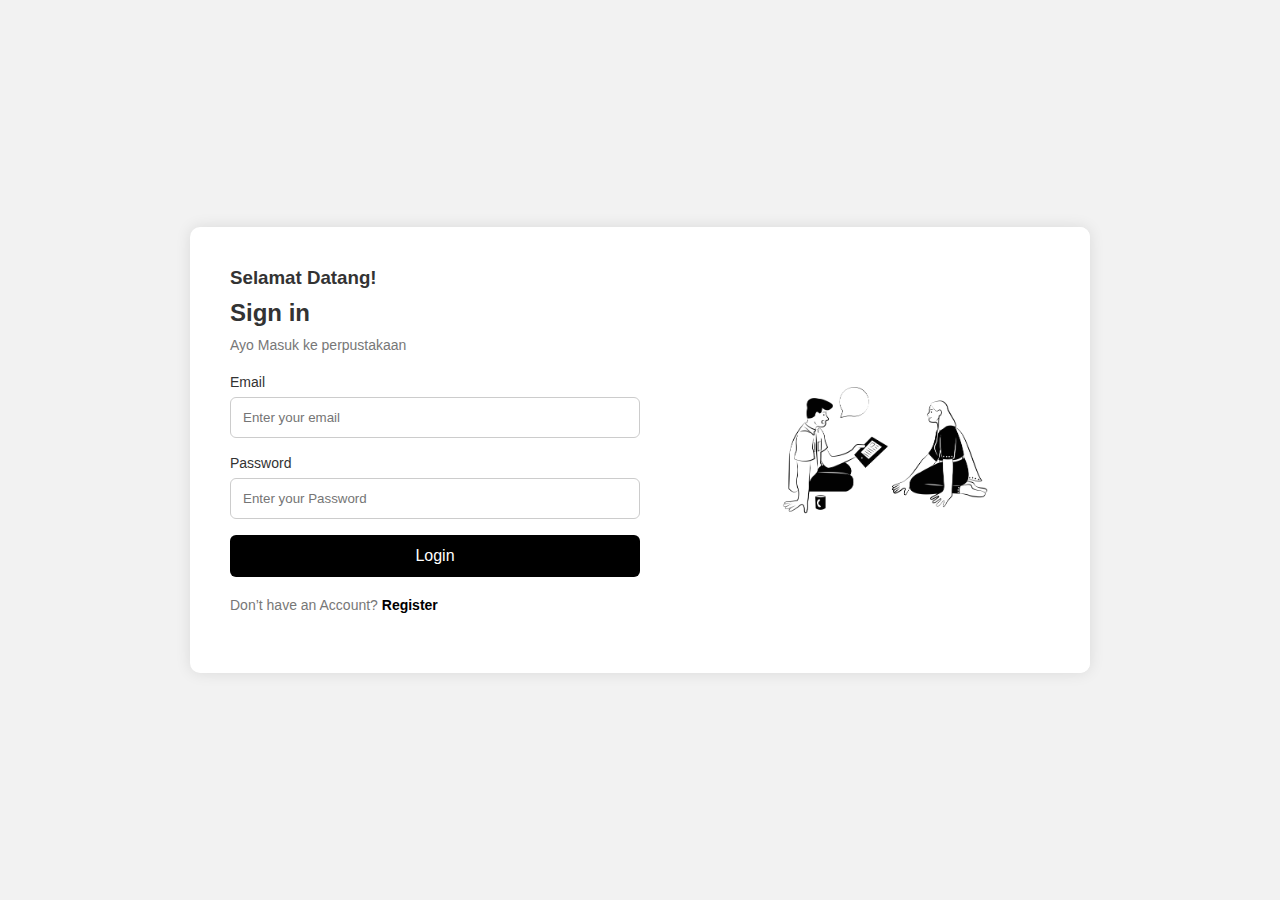
<file: index.html>
<!DOCTYPE html>
<html lang="en">
<head>
  <meta charset="UTF-8">
  <meta name="viewport" content="width=device-width, initial-scale=1.0">
  <title>Login</title>
  <link rel="stylesheet" href="style.css">
</head>
<body>
  <div class="container">
    <div class="login-box">
      <div class="form-section">
        <h3>Selamat Datang!</h3>
        <h2>Sign in</h2>
        <p>Ayo Masuk ke perpustakaan</p>
        <form method="POST" action="login.php">
          <label for="username">Email</label>
          <input type="text" id="username" name="username" placeholder="Enter your email" required>

          <label for="password">Password</label>
          <div class="password-field">
            <input type="password" id="password" name="password" placeholder="Enter your Password" required>
            
          </div>

          

          <button type="submit" class="btn-login">Login</button>
        </form>
        <p class="register-link">Don’t have an Account? <a href="register.html">Register</a></p>
      </div>
      <div class="image-section">
        <img src="assets/login.png" alt="Login Illustration">
      </div>
    </div>
  </div>
</body>
</html>
</file>
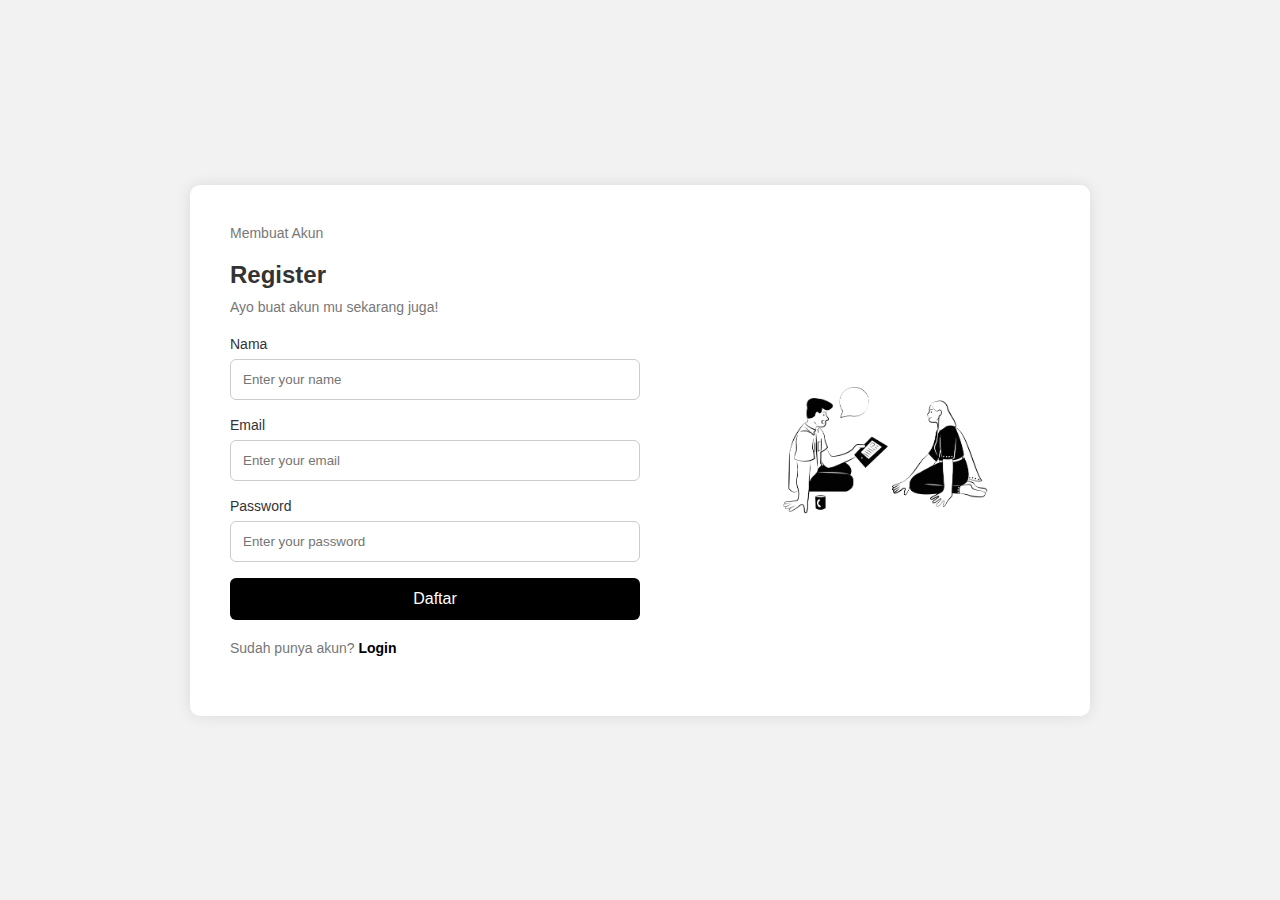
<file: register.html>
<!DOCTYPE html>
<html lang="en">
<head>
  <meta charset="UTF-8">
  <title>Register</title>
  <link rel="stylesheet" href="style.css">
</head>
<body>
  <div class="container">
    <div class="login-box">
      <div class="form-section">
        <p class="welcome">Membuat Akun</p>
        <h2>Register</h2>
        <p class="desc">Ayo buat akun mu sekarang juga!</p>

        <form method="POST" action="proses_register.php">
          <label for="nama">Nama</label>
          <input type="text" id="nama" name="nama" placeholder="Enter your name" required>

          <label for="email">Email</label>
          <input type="email" id="email" name="email" placeholder="Enter your email" required>

          <label for="password">Password</label>
          <div class="password-field">
            <input type="password" id="password" name="password" placeholder="Enter your password" required>
          </div>

          

          <div id="adminCodeSection" style="display: none; margin-top: 15px;">
            <label for="kode_admin">Kode Rahasia Admin</label>
            <input type="text" name="kode_admin" placeholder="Masukkan kode admin">
          </div>

          <button type="submit" class="btn-login">Daftar</button>
        </form>

        <p class="register-link">Sudah punya akun? <a href="index.html">Login</a></p>
      </div>

      <div class="image-section">
        <img src="assets/login.png" alt="Register Illustration">
      </div>
    </div>
  </div>

  <script>
    function toggleAdminCode() {
      var role = document.getElementById('roleSelect').value;
      var adminSection = document.getElementById('adminCodeSection');
      adminSection.style.display = role === 'admin' ? 'block' : 'none';
    }
  </script>
</body>
</html>
</file>
<file: style.css>
* {
  margin: 0;
  padding: 0;
  box-sizing: border-box;
  font-family: Arial, sans-serif;
}

body {
  background-color: #f2f2f2;
}

.container {
  display: flex;
  justify-content: center;
  align-items: center;
  min-height: 100vh;
  padding: 40px;
}

.login-box {
  display: flex;
  background-color: #fff;
  width: 900px;
  box-shadow: 0 0 15px rgba(0,0,0,0.1);
  border-radius: 10px;
  overflow: hidden;
}

.form-section {
  flex: 1;
  padding: 40px;
}

.image-section {
  flex: 1;
  background-color: #fff;
  display: flex;
  justify-content: center;
  align-items: center;
}

.image-section img {
  max-width: 80%;
  height: auto;
}

h2, h3 {
  color: #333;
  text-align: left;
  margin-bottom: 10px;
}

p {
  color: #777;
  margin-bottom: 20px;
  font-size: 14px;
}

form {
  width: 100%;
}

label {
  font-size: 14px;
  color: #333;
}

input[type="text"],
input[type="password"],
input[type="number"],
input[type="email"] {
  width: 100%;
  padding: 12px;
  margin-top: 6px;
  margin-bottom: 16px;
  border: 1px solid #ccc;
  border-radius: 6px;
}

.password-field {
  position: relative;
}

.toggle-password {
  position: absolute;
  top: 14px;
  right: 12px;
  cursor: pointer;
}

.options {
  display: flex;
  justify-content: space-between;
  align-items: center;
  font-size: 14px;
  margin-bottom: 20px;
}

.options a {
  text-decoration: none;
  color: #007bff;
}

.options a:hover {
  text-decoration: underline;
}

button,
.btn-login {
  background-color: #000;
  color: white;
  padding: 12px;
  border: none;
  width: 100%;
  border-radius: 6px;
  cursor: pointer;
  font-size: 16px;
}

button:hover,
.btn-login:hover {
  background-color: #333;
}

.register-link {
  margin-top: 20px;
  font-size: 14px;
}

.register-link a {
  color: #000;
  text-decoration: none;
  font-weight: bold;
}

.register-link a:hover {
  text-decoration: underline;
}

/* Optional: Table styles for admin/user panel if still used */
table {
  width: 100%;
  border-collapse: collapse;
  margin-top: 20px;
  background: white;
}

table, th, td {
  border: 1px solid #ddd;
  padding: 8px;
  text-align: center;
}

th {
  background-color: #007bff;
  color: white;
}

select {
  width: 100%;
  padding: 12px;
  margin-top: 6px;
  margin-bottom: 16px;
  border: 1px solid #ccc;
  border-radius: 6px;
  background-color: #fff;
}

/* Dashboard Layout */
.dashboard-wrapper {
  display: flex;
  font-family: 'Inter', sans-serif;
}

.sidebar {
  width: 220px;
  background: linear-gradient(to bottom right, #4a00e0, #8e2de2);
  color: white;
  padding: 30px 20px;
  display: flex;
  flex-direction: column;
  justify-content: space-between;
}

.profile-section {
  text-align: center;
}

.profile-section img {
  width: 80px;
  border-radius: 50%;
  margin-bottom: 10px;
}

.profile-section p {
  font-weight: bold;
  margin-bottom: 5px;
}

.logout-btn {
  background-color: white;
  color: #4a00e0;
  padding: 10px;
  border-radius: 6px;
  text-align: center;
  text-decoration: none;
  font-weight: bold;
}

.logout-btn:hover {
  background-color: #f0f0f0;
}

.main-dashboard {
  flex: 1;
  padding: 40px;
  background-color: #f9f9f9;
}

.top-nav {
  display: flex;
  justify-content: space-between;
  align-items: center;
  margin-bottom: 30px;
}

.top-nav h1 {
  font-size: 24px;
  color: #333;
}

.nav-links a {
  margin-left: 20px;
  text-decoration: none;
  color: #4a00e0;
  font-weight: 600;
}

.nav-links a:hover {
  text-decoration: underline;
}

/* Cards */
.card-grid {
  display: flex;
  gap: 20px;
  margin-bottom: 30px;
}

.info-card {
  flex: 1;
  background-color: white;
  padding: 20px;
  border-radius: 10px;
  box-shadow: 0 4px 8px rgba(0,0,0,0.05);
}

.info-card h3 {
  color: #333;
  margin-bottom: 10px;
}

.info-card p {
  font-size: 20px;
  font-weight: bold;
  color: #4a00e0;
}

/* Welcome Box */
.welcome-box {
  background-color: white;
  padding: 30px;
  border-radius: 10px;
  box-shadow: 0 4px 8px rgba(0,0,0,0.05);
}

.welcome-box h2 {
  font-size: 22px;
  margin-bottom: 10px;
}

.welcome-box p {
  color: #666;
}

/* Atur wrapper supaya tinggi penuh layar */
.dashboard-wrapper {
  display: flex;
  font-family: 'Inter', sans-serif;
  min-height: 100vh;
}

/* Tambahkan section baru */
.recent-books {
  background-color: white;
  padding: 25px;
  border-radius: 10px;
  box-shadow: 0 4px 8px rgba(0,0,0,0.05);
  margin-top: 20px;
}

.recent-books h3 {
  margin-bottom: 15px;
}

.recent-books ul {
  list-style: none;
  padding: 0;
}

.recent-books li {
  padding: 8px 0;
  border-bottom: 1px solid #eee;
  color: #444;
  font-weight: 500;
}

/* Styled Table */
.styled-table {
  width: 100%;
  border-collapse: collapse;
  background-color: white;
  border-radius: 10px;
  box-shadow: 0 4px 8px rgba(0,0,0,0.05);
  overflow: hidden;
}

.styled-table thead {
  background-color: #4a00e0;
  color: white;
}

.styled-table th,
.styled-table td {
  padding: 14px 20px;
  text-align: left;
}

.styled-table tr {
  border-bottom: 1px solid #eee;
}

.styled-table tbody tr:hover {
  background-color: #f3f3f3;
}

/* Button Pinjam */
.btn-pinjam {
  background-color: #4a00e0;
  color: white;
  padding: 8px 14px;
  border-radius: 6px;
  text-decoration: none;
  font-weight: 600;
  transition: 0.3s;
}

.btn-pinjam:hover {
  background-color: #3600b3;
}
</file>
